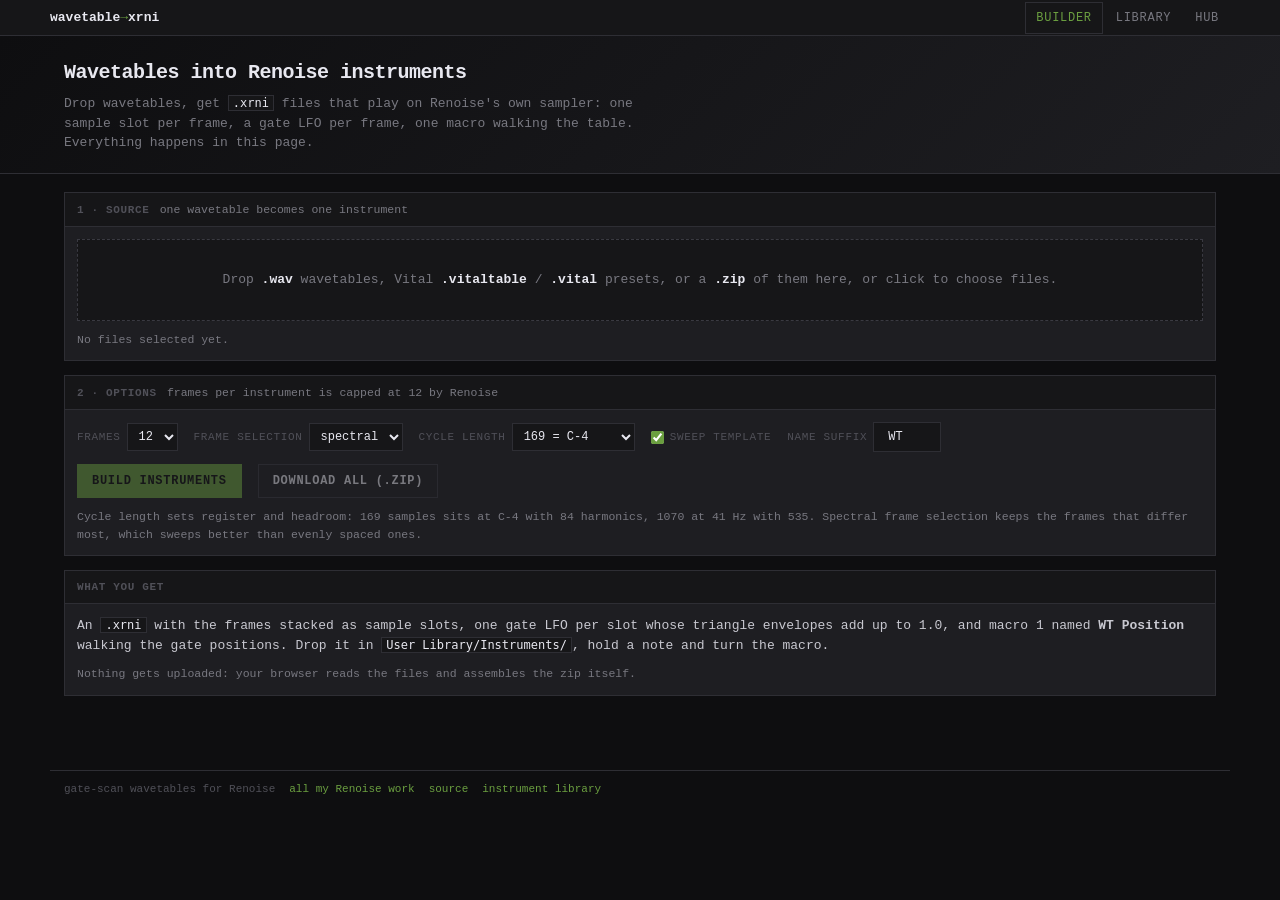
<file: docs/index.html>
<!DOCTYPE html>
<html lang="en">
<head>
<meta charset="utf-8">
<meta name="viewport" content="width=device-width, initial-scale=1">
<title>Wavetable to Renoise instrument</title>
<meta name="description" content="Build native Renoise wavetable instruments in the browser, no upload.">
<link rel="icon" href="favicon.svg">
<link rel="stylesheet" href="style.css">
</head>
<body>
<div class="site-header"><div class="header-inner">
<a class="logo" href="index.html"><span class="logo-text">wavetable<strong>&#8594;</strong>xrni</span></a>
<nav class="site-nav"><a href="index.html" class="active">Builder</a><a href="library.html">Library</a><a href="https://mene311.github.io/renoise-hub/">Hub</a></nav>
</div></div>
<div class="hero"><div class="hero-inner">
<h1>Wavetables into Renoise instruments</h1>
<p>Drop wavetables, get <code>.xrni</code> files that play on Renoise's own sampler: one sample slot per frame, a gate LFO per frame, one macro walking the table. Everything happens in this page.</p>
</div></div>
<main>

<div class="panel">
  <div class="panel-head"><h2>1 · Source</h2><span class="hint">one wavetable becomes one instrument</span></div>
  <div class="panel-body">
    <div class="drop" id="drop">
      Drop <strong>.wav</strong> wavetables, Vital <strong>.vitaltable</strong> / <strong>.vital</strong> presets,
      or a <strong>.zip</strong> of them here, or click to choose files.
    </div>
    <input type="file" id="files" multiple accept=".wav,.vitaltable,.vital,.zip" hidden>
    <canvas id="preview" height="140" style="display:none;margin-top:12px"></canvas>
    <div class="note" id="fileinfo">No files selected yet.</div>
  </div>
</div>

<div class="panel">
  <div class="panel-head"><h2>2 · Options</h2><span class="hint">frames per instrument is capped at 12 by Renoise</span></div>
  <div class="panel-body">
    <div class="opts">
      <label>Frames
        <select id="frames">
          <option value="12" selected>12</option>
          <option value="8">8</option>
          <option value="6">6</option>
          <option value="4">4</option>
          <option value="2">2</option>
        </select>
      </label>
      <label>Frame selection
        <select id="select">
          <option value="spectral" selected>spectral</option>
          <option value="even">even</option>
        </select>
      </label>
      <label>Cycle length
        <select id="cycle">
          <option value="169" selected>169 = C-4</option>
          <option value="338">338 = C-3</option>
          <option value="675">675 = C-2</option>
          <option value="1070">1070 = 41 Hz</option>
        </select>
      </label>
      <label><input type="checkbox" id="sweep" checked> sweep template</label>
      <label>Name suffix <input type="text" id="suffix" value=" WT" size="7"></label>
    </div>
    <div class="opts">
      <button id="build" disabled>Build instruments</button>
      <button id="downloadAll" class="secondary" disabled>Download all (.zip)</button>
      <span id="status" class="dim"></span>
    </div>
    <div class="note">
      Cycle length sets register and headroom: 169 samples sits at C-4 with 84 harmonics, 1070 at
      41 Hz with 535. Spectral frame selection keeps the frames that differ most, which sweeps
      better than evenly spaced ones.
    </div>
  </div>
</div>

<div class="panel" id="resultsPanel" style="display:none">
  <div class="panel-head"><h2>3 · Results</h2><span class="hint">click download per instrument</span></div>
  <div class="panel-body">
    <table class="rows">
      <thead><tr><th>Instrument</th><th>Source</th><th>Frames</th><th>Tuning</th><th>Size</th><th></th></tr></thead>
      <tbody id="results"></tbody>
    </table>
    <div class="note" id="warnings"></div>
  </div>
</div>


<div class="panel" id="donatePanel" style="display:none">
  <div class="panel-head"><h2>4 &middot; Give it to the library</h2><span class="hint" id="donateHint"></span></div>
  <div class="panel-body">
    <div class="note" id="donateStatus"></div>
    <table class="rows" id="donateTable">
      <thead><tr>
        <th style="width:26px"></th><th>Instrument</th><th>In the library?</th><th class="num">Frames</th>
      </tr></thead>
      <tbody id="donateRows"></tbody>
    </table>
    <div class="opts" style="margin-top:12px">
      <label>Credit me as <input type="text" id="donor" size="18" placeholder="name or handle"></label>
      <label>Category <select id="donateCat"></select></label>
    </div>
    <div class="opts">
      <label><input type="checkbox" id="consent"> this is mine to share, under the same terms as the rest of the library</label>
    </div>
    <div class="opts">
      <button id="donate" disabled>Prepare donation (.zip)</button>
      <button id="uploadPage" class="secondary" disabled>Open the upload page</button>
      <span id="donateNote" class="dim"></span>
    </div>
    <div class="note">
      The zip holds the instruments plus a <code>donation.json</code> describing them. Drop it on
      the upload page and the repository files what is new, checks the hashes again on arrival,
      and reports anything that was already there. Variants are held for review rather than
      filed, so a table built with different settings does not slip in as a second copy.
    </div>
  </div>
</div>

<div class="panel">
  <div class="panel-head"><h2>What you get</h2></div>
  <div class="panel-body">
    <p>An <code>.xrni</code> with the frames stacked as sample slots, one gate LFO per slot whose
    triangle envelopes add up to 1.0, and macro 1 named <strong>WT Position</strong> walking the
    gate positions. Drop it in <code>User Library/Instruments/</code>, hold a note and turn the
    macro.</p>
    <p class="note">Nothing gets uploaded: your browser reads the files and assembles the zip
    itself.</p>
  </div>
</div>
</main>
<footer>
  <span>gate-scan wavetables for Renoise</span>
  <a href="https://mene311.github.io/renoise-hub/">all my Renoise work</a>
  <a href="https://github.com/mene311/renoise-wavetable-tools">source</a>
  <a href="https://github.com/mene311/renoise-wavetable-instruments">instrument library</a>
</footer>
<script src="wt-builder.js"></script>
<script src="wt-hash.js"></script>
<script>
const WT = window.WTBuilder;
const drop = document.getElementById("drop");
const fileInput = document.getElementById("files");
const preview = document.getElementById("preview");
const results = [];
let queued = [];

function fmt(x, d) { return Number(x).toFixed(d === undefined ? 2 : d); }

drop.addEventListener("click", () => fileInput.click());
drop.addEventListener("dragover", (e) => { e.preventDefault(); drop.classList.add("hover"); });
drop.addEventListener("dragleave", () => drop.classList.remove("hover"));
drop.addEventListener("drop", (e) => {
  e.preventDefault(); drop.classList.remove("hover");
  accept(Array.from(e.dataTransfer.files));
});
fileInput.addEventListener("change", () => accept(Array.from(fileInput.files)));

function accept(files) {
  queued = files.filter((f) => /\.(wav|vitaltable|vital|zip)$/i.test(f.name));
  document.getElementById("fileinfo").textContent = queued.length
    ? queued.length + " file(s): " + queued.map((f) => f.name).join(", ")
    : "Nothing usable dropped. Wanted .wav, .vitaltable, .vital or a .zip of them.";
  document.getElementById("build").disabled = queued.length === 0;
  preview.style.display = "none";
  if (queued.length) previewFile(queued[0], Number(document.getElementById("frames").value));
}

async function previewFile(file, frames) {
  try {
    const bytes = new Uint8Array(await file.arrayBuffer());
    const out = WT.buildFromWavetable({
      bytes, filename: file.name, name: "preview", frames,
      select: document.getElementById("select").value,
      cycleLen: Number(document.getElementById("cycle").value),
      withSweep: document.getElementById("sweep").checked,
    });
    const cycle = out.previewCycle;
    const ratio = window.devicePixelRatio || 1;
    preview.width = preview.clientWidth * ratio;
    preview.height = 140 * ratio;
    const W = preview.width, H = preview.height;
    const ctx = preview.getContext("2d");
    ctx.clearRect(0, 0, W, H);
    ctx.strokeStyle = "#7dd3a0";
    ctx.lineWidth = 1.5 * ratio;
    ctx.beginPath();
    for (let i = 0; i < cycle.length; i++) {
      const x = (i / (cycle.length - 1)) * W;
      const y = H / 2 - cycle[i] * (H / 2 - 8);
      i === 0 ? ctx.moveTo(x, y) : ctx.lineTo(x, y);
    }
    ctx.stroke();
    preview.style.display = "block";
    document.getElementById("fileinfo").textContent =
      file.name + ": " + out.report.tableFrames + " frames in the table, " +
      out.report.frames + " used, drawn here is frame 1";
  } catch (e) {
    preview.style.display = "none";
  }
}

document.getElementById("build").addEventListener("click", async () => {
  const status = document.getElementById("status");
  const tbody = document.getElementById("results");
  tbody.innerHTML = "";
  results.length = 0;
  document.getElementById("resultsPanel").style.display = "block";
  const frames = Number(document.getElementById("frames").value);
  const select = document.getElementById("select").value;
  const cycleLen = Number(document.getElementById("cycle").value);
  const withSweep = document.getElementById("sweep").checked;
  const suffix = document.getElementById("suffix").value;
  const warnings = [];
  let done = 0;
  // a dropped zip is expanded here, so a bank of wavetables counts as a batch
  const jobs = [];
  for (const file of queued) {
    if (/\.zip$/i.test(file.name)) {
      try {
        const entries = await WT.listZip(new Uint8Array(await file.arrayBuffer()));
        const wanted = entries.filter((e) => /\.(wav|vitaltable|vital)$/i.test(e.name) &&
                                             !e.name.startsWith("__MACOSX"));
        for (const e of wanted) jobs.push({ name: e.name.split("/").pop(), bytes: e.data });
        warnings.push(file.name + ": " + wanted.length + " wavetables unpacked.");
      } catch (err) {
        warnings.push(file.name + ": could not read as a zip (" + err.message + ")");
      }
    } else {
      jobs.push({ name: file.name, bytes: null, file });
    }
  }

  for (const job of jobs) {
    status.textContent = "building " + (++done) + "/" + jobs.length + "…";
    try {
      const bytes = job.bytes || new Uint8Array(await job.file.arrayBuffer());
      const base = job.name.replace(/\.[^.]+$/, "");
      const out = WT.buildFromWavetable({
        bytes, filename: job.name, name: base + suffix,
        frames, select, cycleLen, withSweep,
      });
      const blob = new Blob([out.xrni], { type: "application/zip" });
      const url = URL.createObjectURL(blob);
      const name = base + suffix + ".xrni";
      results.push({ name, blob, url, report: out.report, samples: out.frames });
      const r = out.report;
      const row = document.createElement("tr");
      row.innerHTML = "<td>" + name + "</td><td class='dim'>" + job.name +
        " <span class='tag'>" + r.kind + "</span></td><td>" + r.frames + " × " + r.cycleLen +
        "</td><td class='mono'>BaseNote " + r.tuning.baseNote + ", " + (r.tuning.finetune >= 0 ? "+" : "") +
        r.tuning.finetune + "¢</td><td>" + Math.round(blob.size / 1024) + " KB</td>" +
        "<td><a href='" + url + "' download='" + name + "'>download</a></td>";
      tbody.appendChild(row);
      if (r.cycles > 1) warnings.push(name + ": frames hold " + r.cycles + " cycles, so it will sound sharp.");
      if (r.tuning.noteClamped || r.tuning.centsClamped) warnings.push(name + ": tuning was clamped to the note range.");
      if (r.tableFrames < frames) warnings.push(name + ": only " + r.tableFrames + " frames in the table, so " + r.tableFrames + " were used.");
    } catch (e) {
      const row = document.createElement("tr");
      row.innerHTML = "<td class='err'>" + job.name + "</td><td colspan='5' class='err'>" + e.message + "</td>";
      tbody.appendChild(row);
    }
  }
  document.getElementById("warnings").innerHTML = warnings.length
    ? warnings.map((w) => "<div class='warn'>" + w + "</div>").join("")
    : "";
  status.textContent = "built " + results.length + " of " + jobs.length;
  document.getElementById("downloadAll").disabled = results.length === 0;
  checkAgainstLibrary();
});

document.getElementById("downloadAll").addEventListener("click", () => {
  // a plain store-only zip of the built instruments, assembled with the same writer
  const blobs = results.map((r) => r.blob);
  Promise.all(blobs.map((b) => b.arrayBuffer())).then((bufs) => {
    const zip = WT.zipStore(results.map((r, i) => ({ name: r.name, data: new Uint8Array(bufs[i]) })));
    const url = URL.createObjectURL(new Blob([zip], { type: "application/zip" }));
    const a = document.createElement("a");
    a.href = url; a.download = "wavetable-instruments.zip"; a.click();
  });
});

// ── giving a table back to the library ──────────────────────────────────────
// The check runs against hashes/index.json in the instrument repository: the same shape keys
// the repository computed for everything already published, so a table that is in there under
// another name still reads as a duplicate.
const UPLOAD_URL =
  "https://github.com/mene311/renoise-wavetable-instruments/upload/master/donations";
let libraryIndex = null;
const donateOffers = new Map();          // instrument name -> { result, desc, match }

const esc = (s) => String(s === undefined ? "" : s)
  .replace(/&/g, "&amp;").replace(/</g, "&lt;").replace(/>/g, "&gt;").replace(/"/g, "&quot;");

function verdictCell(match) {
  if (match.verdict === "identical")
    return "<span class='warn'>already in the library</span> <span class='dim'>as " +
      esc(match.of) + (match.note ? " (" + esc(match.note) + ")" : "") + "</span>";
  if (match.verdict === "variant")
    return "<span class='warn'>looks like a variant</span> <span class='dim'>of " + esc(match.of) +
      ", " + match.matched + " of " + match.mine + " frames match</span>";
  return "<span class='ok'>new</span> <span class='dim'>nothing close in the library</span>";
}

async function checkAgainstLibrary() {
  const panel = document.getElementById("donatePanel");
  const status = document.getElementById("donateStatus");
  if (!results.length) return;
  panel.style.display = "block";
  const usable = results.filter((r) => r.samples && r.samples.length);
  if (!usable.length) {
    status.innerHTML = "<span class='err'>nothing to check: the builder did not hand back frames</span>";
    return;
  }
  try {
    status.textContent = "loading the library index…";
    libraryIndex = libraryIndex || await WTHash.loadIndex((n) => {
      status.textContent = "read " + n + " already-published instruments";
    });
  } catch (e) {
    status.innerHTML = "<span class='err'>duplicate check unavailable: " + esc(e.message) +
      "</span> &mdash; you can still donate, the repository checks again on arrival.";
    return;
  }

  const catSelect = document.getElementById("donateCat");
  if (catSelect.options.length <= 1) {
    const cats = [...new Set(libraryIndex.instruments.map((i) => i.category))]
      .filter((c) => c && c !== "(flat)").sort();
    for (const c of cats) catSelect.insertAdjacentHTML("beforeend", "<option>" + esc(c) + "</option>");
  }

  donateOffers.clear();
  const tbody = document.getElementById("donateRows");
  tbody.innerHTML = "";
  status.textContent = "checking " + usable.length + " against " + libraryIndex.count + "…";
  for (const r of usable) {
    const desc = WTHash.descriptor(r.samples);
    const match = WTHash.compare(libraryIndex, desc);
    donateOffers.set(r.name, { result: r, desc, match });
    const include = match.verdict !== "identical";
    tbody.insertAdjacentHTML("beforeend",
      "<tr><td><input type='checkbox' data-offer=\"" + esc(r.name) + "\"" +
      (include ? " checked" : "") + "></td>" +
      "<td>" + esc(r.name) + "</td>" +
      "<td>" + verdictCell(match) + "</td>" +
      "<td class='num'>" + desc.frames + " &times; " + desc.cycle + "</td></tr>");
  }
  tbody.querySelectorAll("[data-offer]").forEach((c) =>
    c.addEventListener("change", updateDonateUi));
  const fresh = [...donateOffers.values()].filter((o) => o.match.verdict !== "identical").length;
  status.textContent = fresh
    ? fresh + " of " + donateOffers.size + " would be new to the library. Tick what to send."
    : "everything you built is already in the library.";
  updateDonateUi();
}

function selectedOffers() {
  const chosen = new Set([...document.querySelectorAll("[data-offer]")]
    .filter((c) => c.checked).map((c) => c.dataset.offer));
  return [...donateOffers.entries()].filter(([name]) => chosen.has(name)).map(([, o]) => o);
}

function updateDonateUi() {
  const consent = document.getElementById("consent").checked;
  const chosen = selectedOffers();
  document.getElementById("donate").disabled = !(consent && chosen.length);
  document.getElementById("uploadPage").disabled = !document.getElementById("donateNote").dataset.ready;
  document.getElementById("donateHint").textContent = chosen.length
    ? chosen.length + " selected · " + libraryIndex.count + " instruments published"
    : "nothing selected";
}

document.getElementById("consent").addEventListener("change", updateDonateUi);

document.getElementById("donate").addEventListener("click", async () => {
  const chosen = selectedOffers();
  if (!chosen.length) return;
  const note = document.getElementById("donateNote");
  note.textContent = "packing…";
  const donor = document.getElementById("donor").value.trim();
  const category = document.getElementById("donateCat").value;
  const manifest = {
    tool: "renoise-wavetable-tools browser builder",
    tool_url: "https://mene311.github.io/renoise-wavetable-tools/",
    donor: donor || "(anonymous)",
    created: new Date().toISOString(),
    category: category || "(let the library pick)",
    terms: "offered to the library under the same terms as the rest of it",
    instruments: [],
  };
  const entries = [];
  for (const offer of chosen) {
    const bytes = new Uint8Array(await offer.result.blob.arrayBuffer());
    const file = offer.result.name;
    entries.push({ name: file, data: bytes });
    manifest.instruments.push({
      file,
      frames: offer.desc.frames,
      cycle: offer.desc.cycle,
      key: offer.desc.key,
      shapes: btoa(String.fromCharCode(...offer.desc.keys.flatMap((k) => [...k]))),
      check: offer.match.verdict,
      closest: offer.match.of || null,
    });
  }
  entries.push({
    name: "donation.json",
    data: new TextEncoder().encode(JSON.stringify(manifest, null, 2)),
  });
  const zip = WT.zipStore(entries);
  const blob = new Blob([zip], { type: "application/zip" });
  const a = document.createElement("a");
  a.href = URL.createObjectURL(blob);
  a.download = "wavetable-donation-" + new Date().toISOString().slice(0, 10) + ".zip";
  a.click();
  setTimeout(() => URL.revokeObjectURL(a.href), 30000);
  note.dataset.ready = "1";
  note.innerHTML = "<span class='ok'>" + esc(a.download) + "</span> (" +
    chosen.length + " instrument" + (chosen.length === 1 ? "" : "s") + ", " +
    (zip.length / 1024).toFixed(0) + " KB) &mdash; now use the upload page.";
  updateDonateUi();
});

document.getElementById("uploadPage").addEventListener("click", () => {
  window.open(UPLOAD_URL, "_blank", "noopener");
});
</script>
</body>
</html>
</file>
<file: docs/style.css>
/* ══════════════════════════════════════════════
   WAVETABLE TOOLS — tracker chrome, after the
   Renoise theme browser's own stylesheet:
   mono type, sharp corners, chrome palette,
   one accent, uppercase letterspaced labels.
   ══════════════════════════════════════════════ */

*, *::before, *::after { box-sizing: border-box; margin: 0; }

:root {
  --chrome-bg-deep:     #0e0e10;
  --chrome-bg:          #161618;
  --chrome-panel:       #1e1e22;
  --chrome-panel-hover: #26262a;
  --chrome-border:      #2e2e34;
  --chrome-border-light:#3a3a42;
  --chrome-text:        #c8c8d0;
  --chrome-text-bright: #e8e8f0;
  --chrome-text-dim:    #787880;
  --chrome-text-faint:  #505058;
  --accent:             #6b9f40;
  --accent-hover:       #7db84a;
  --warn:               #b8941f;
  --danger:             #c44;
  --row-hover:          #242428;
  --row-highlight:      rgba(107, 159, 64, 0.12);
  --font-mono:          ui-monospace, SFMono-Regular, "SF Mono", Menlo, Consolas, "Liberation Mono", monospace;
  --header-height:      36px;
}

body {
  background: var(--chrome-bg-deep);
  color: var(--chrome-text);
  font-family: var(--font-mono);
  font-size: 13px;
  line-height: 1.5;
  -webkit-font-smoothing: antialiased;
}

/* ── header ───────────────────────────────── */
.site-header {
  position: sticky;
  top: 0;
  z-index: 100;
  height: var(--header-height);
  background: var(--chrome-bg);
  border-bottom: 1px solid var(--chrome-border);
  display: flex;
  align-items: center;
  padding: 0 14px;
}
.header-inner {
  display: flex;
  align-items: center;
  justify-content: space-between;
  gap: 12px;
  width: 100%;
  max-width: 1180px;
  margin: 0 auto;
}
.logo {
  display: flex;
  align-items: center;
  gap: 7px;
  color: var(--chrome-text-bright);
  font-size: 13px;
  font-weight: 600;
  text-decoration: none;
  white-space: nowrap;
}
.logo:hover { opacity: .85; }
.logo-text strong { color: var(--accent); font-weight: 600; }
.site-nav { display: flex; gap: 2px; }
.site-nav a {
  color: var(--chrome-text-dim);
  text-decoration: none;
  padding: 6px 10px;
  font-size: 12px;
  text-transform: uppercase;
  letter-spacing: 0.06em;
  border: 1px solid transparent;
}
.site-nav a:hover { color: var(--chrome-text-bright); background: var(--chrome-panel); }
.site-nav a.active { color: var(--accent); border-color: var(--chrome-border); }

/* ── hero band ────────────────────────────── */
.hero {
  background: linear-gradient(135deg, var(--chrome-bg-deep) 0%, var(--chrome-panel) 100%);
  border-bottom: 1px solid var(--chrome-border);
  padding: 22px 0 20px;
}
.hero-inner { max-width: 1180px; margin: 0 auto; padding: 0 14px; }
.hero h1 {
  font-size: 20px;
  font-weight: 600;
  letter-spacing: -0.5px;
  color: var(--chrome-text-bright);
  margin-bottom: 6px;
}
.hero h1 em { font-style: normal; color: var(--accent); }
.hero p { color: var(--chrome-text-dim); max-width: 74ch; }

/* ── layout ───────────────────────────────── */
main { max-width: 1180px; margin: 0 auto; padding: 18px 14px 60px; }
.panel {
  background: var(--chrome-panel);
  border: 1px solid var(--chrome-border);
  margin-bottom: 14px;
}
.panel-head {
  padding: 8px 12px;
  border-bottom: 1px solid var(--chrome-border);
  display: flex;
  align-items: baseline;
  gap: 10px;
  background: var(--chrome-bg);
}
.panel-head h2 {
  font-size: 11px;
  font-weight: 600;
  text-transform: uppercase;
  letter-spacing: 0.06em;
  color: var(--chrome-text-faint);
}
.panel-head .hint { font-size: 11.5px; color: var(--chrome-text-dim); }
.panel-body { padding: 12px; }

/* ── drop zone ────────────────────────────── */
.drop {
  border: 1px dashed var(--chrome-border-light);
  background: var(--chrome-bg);
  padding: 30px 16px;
  text-align: center;
  color: var(--chrome-text-dim);
  cursor: pointer;
}
.drop:hover, .drop.hover { border-color: var(--accent); background: var(--row-highlight); color: var(--chrome-text); }
.drop strong { color: var(--chrome-text-bright); font-weight: 600; }

/* ── controls ─────────────────────────────── */
.opts { display: flex; gap: 16px; flex-wrap: wrap; align-items: center; }
.opts + .opts { margin-top: 12px; }
label {
  display: flex;
  align-items: center;
  gap: 6px;
  font-size: 11px;
  text-transform: uppercase;
  letter-spacing: 0.06em;
  color: var(--chrome-text-faint);
}
select, input[type="text"], input[type="number"] {
  background: var(--chrome-bg);
  border: 1px solid var(--chrome-border);
  color: var(--chrome-text-bright);
  padding: 5px 7px;
  font: inherit;
  font-size: 12px;
  text-transform: none;
  letter-spacing: 0;
}
select:focus, input:focus { outline: 0; border-color: var(--accent); }
input[type="checkbox"] { accent-color: var(--accent); }

button {
  background: var(--accent);
  color: #0e0e10;
  border: 1px solid var(--accent);
  padding: 7px 14px;
  font: inherit;
  font-size: 12px;
  font-weight: 600;
  text-transform: uppercase;
  letter-spacing: 0.06em;
  cursor: pointer;
}
button:hover:not(:disabled) { background: var(--accent-hover); border-color: var(--accent-hover); }
button.secondary { background: transparent; color: var(--chrome-text-bright); border-color: var(--chrome-border-light); }
button.secondary:hover:not(:disabled) { background: var(--chrome-panel-hover); border-color: var(--chrome-text-faint); }
button:disabled { opacity: .45; cursor: default; }

/* ── text odds and ends ───────────────────── */
a { color: var(--accent); text-decoration: none; }
a:hover { color: var(--accent-hover); text-decoration: underline; }
code {
  background: var(--chrome-bg);
  border: 1px solid var(--chrome-border);
  padding: 0 4px;
  font-size: 12px;
  color: var(--chrome-text-bright);
}
.note { color: var(--chrome-text-dim); font-size: 11.5px; margin-top: 10px; }
.dim { color: var(--chrome-text-dim); }
.ok { color: var(--accent); }
.warn { color: var(--warn); }
.err { color: var(--danger); }
.mono { font-variant-numeric: tabular-nums; }

/* ── rows (results, library) ──────────────── */
.rows { width: 100%; border-collapse: collapse; }
.rows th {
  text-align: left;
  font-size: 10px;
  font-weight: 600;
  text-transform: uppercase;
  letter-spacing: 0.06em;
  color: var(--chrome-text-faint);
  padding: 6px 8px;
  border-bottom: 1px solid var(--chrome-border);
  background: var(--chrome-bg);
  position: sticky;
  top: var(--header-height);
}
.rows td {
  padding: 6px 8px;
  border-bottom: 1px solid var(--chrome-border);
  font-size: 12px;
  font-variant-numeric: tabular-nums;
}
.rows tbody tr:hover td { background: var(--row-hover); }
.rows tbody tr { cursor: default; }
.rows tbody tr.clickable { cursor: pointer; }
.rows .num { text-align: right; }

.tag {
  display: inline-block;
  border: 1px solid var(--chrome-border-light);
  padding: 0 5px;
  font-size: 10px;
  text-transform: uppercase;
  letter-spacing: 0.06em;
  color: var(--chrome-text-dim);
  white-space: nowrap;
}

/* ── canvas ───────────────────────────────── */
canvas {
  display: block;
  width: 100%;
  background: var(--chrome-bg);
  border: 1px solid var(--chrome-border);
}

/* ── footer ───────────────────────────────── */
footer {
  border-top: 1px solid var(--chrome-border);
  color: var(--chrome-text-faint);
  font-size: 11px;
  padding: 10px 14px;
  max-width: 1180px;
  margin: 0 auto;
  display: flex;
  gap: 14px;
  flex-wrap: wrap;
}

@media (max-width: 640px) {
  .site-nav a { padding: 6px; font-size: 11px; }
  .hero h1 { font-size: 17px; }
}

/* ── library: by category ─────────────────── */
.catgroup { border-bottom: 1px solid var(--chrome-border); padding: 10px 0 12px; }
.catgroup:last-child { border-bottom: 0; }
.cathead { display: flex; align-items: baseline; gap: 12px; margin-bottom: 7px; }
.cathead h3 {
  font-size: 12px;
  font-weight: 600;
  text-transform: uppercase;
  letter-spacing: 0.06em;
  color: var(--chrome-text-bright);
}
button.small { padding: 4px 9px; font-size: 10px; }
.namelist { display: grid; grid-template-columns: repeat(auto-fill, minmax(250px, 1fr)); gap: 1px 14px; }
.nm { display: flex; align-items: center; gap: 5px; font-size: 12px; padding: 1px 0; }
.nm a { color: var(--chrome-text-faint); }
.nm a:hover { color: var(--accent); }
.nmt { cursor: pointer; color: var(--chrome-text); }
.nmt:hover { color: var(--accent); }
.nm input[type="checkbox"] { margin: 0; }
.rows input[type="checkbox"] { margin: 0; }
</file>
